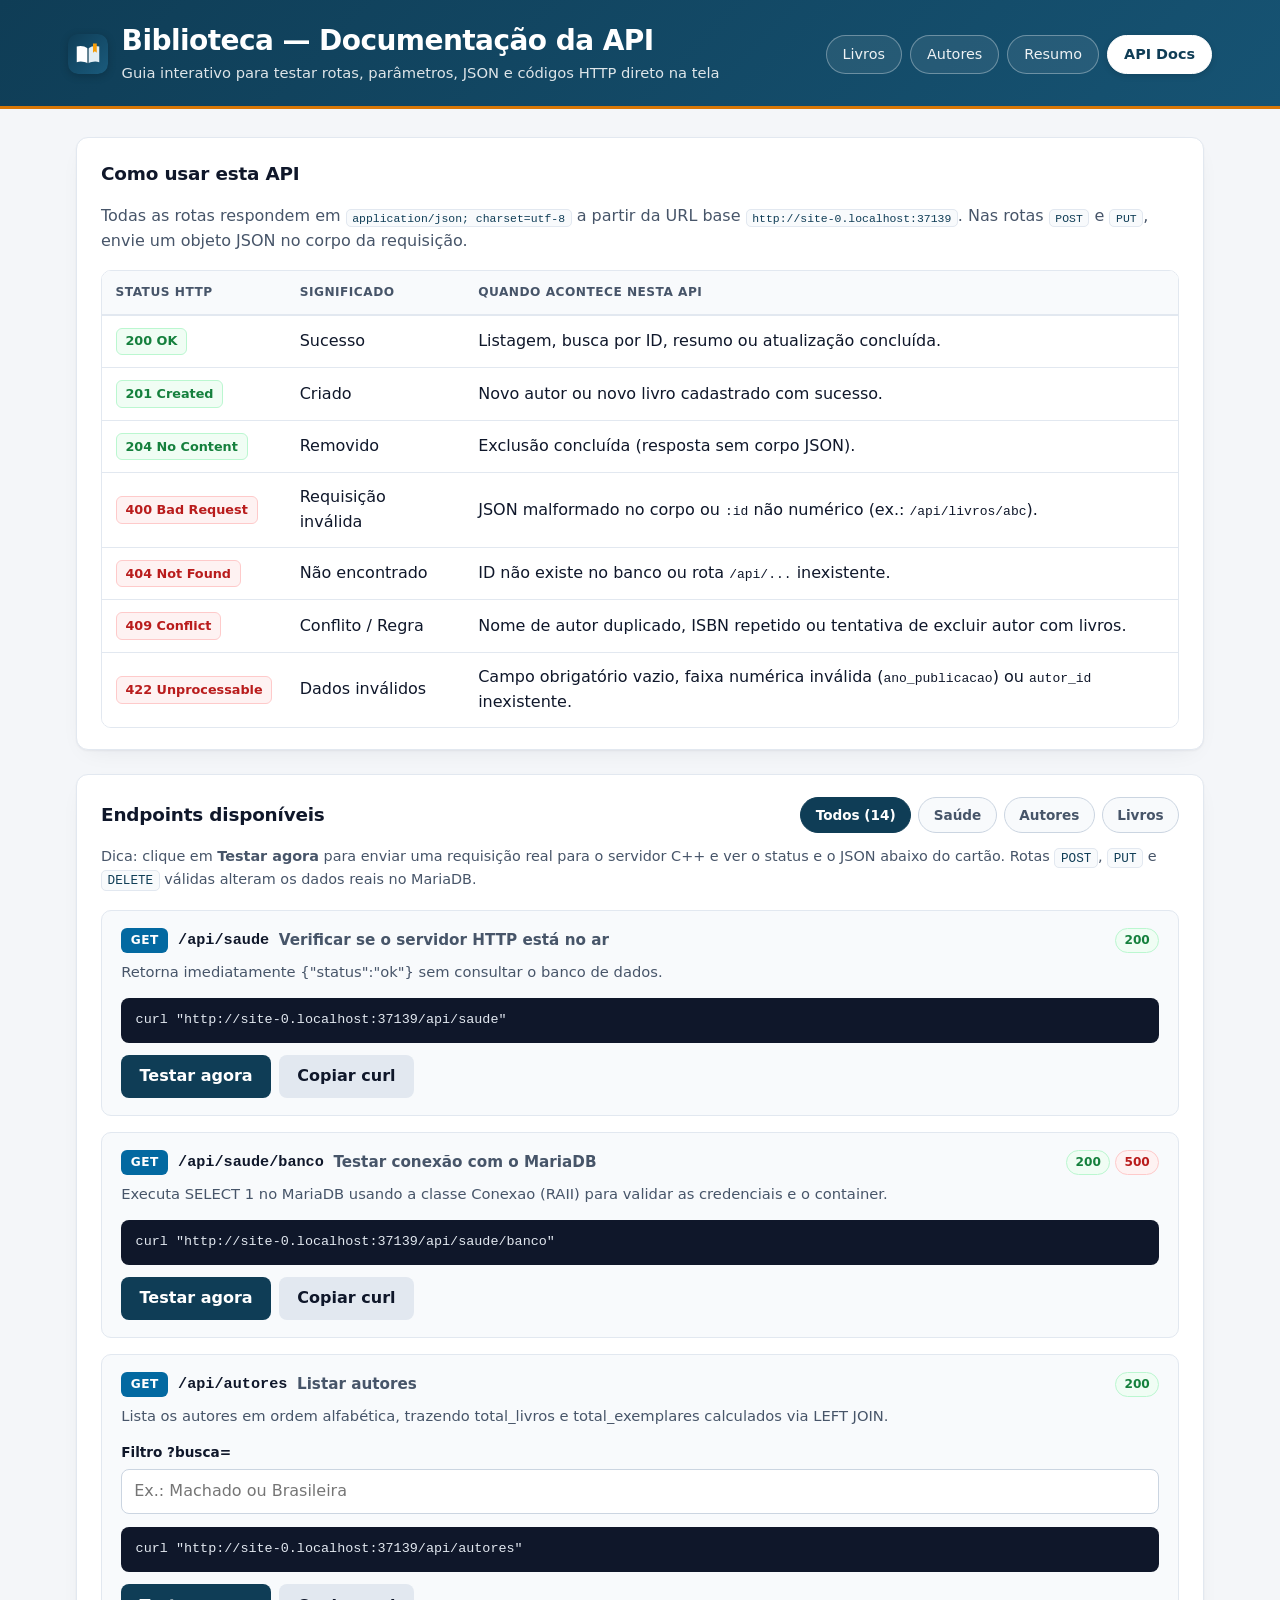
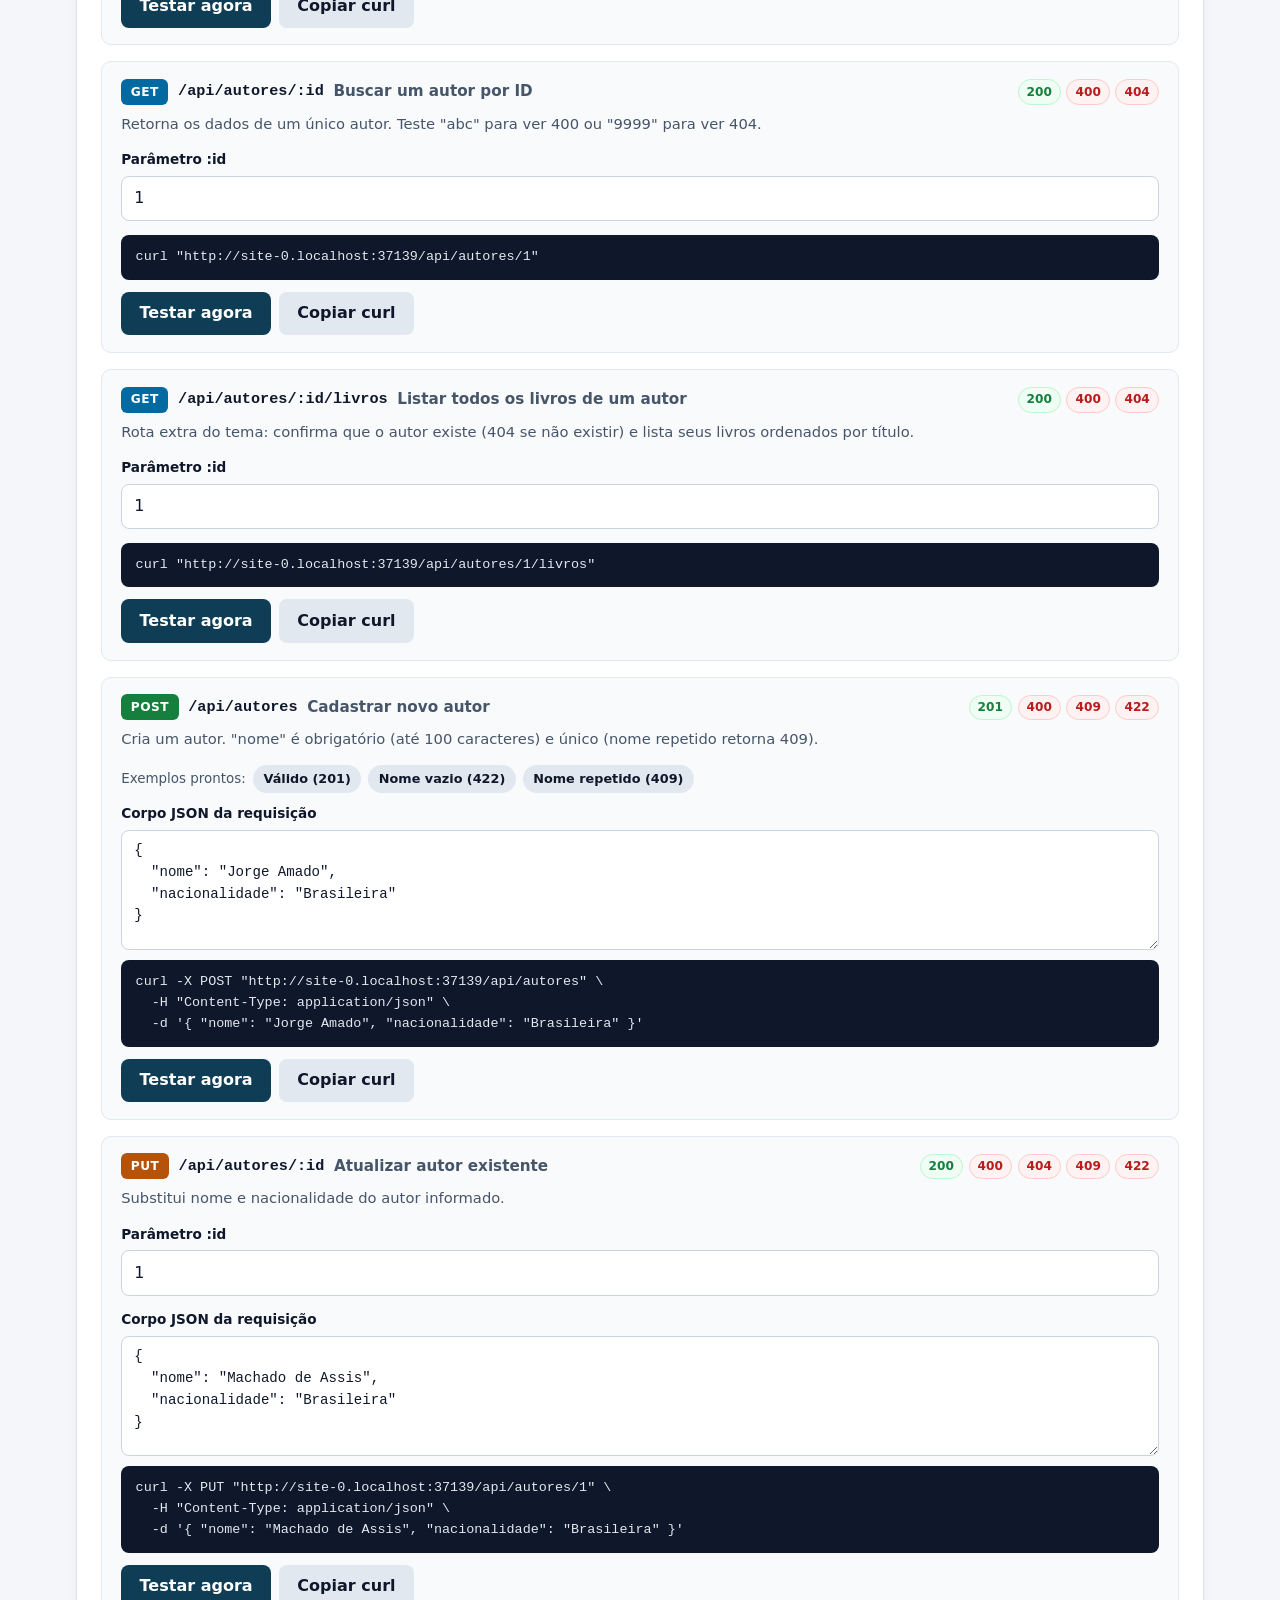
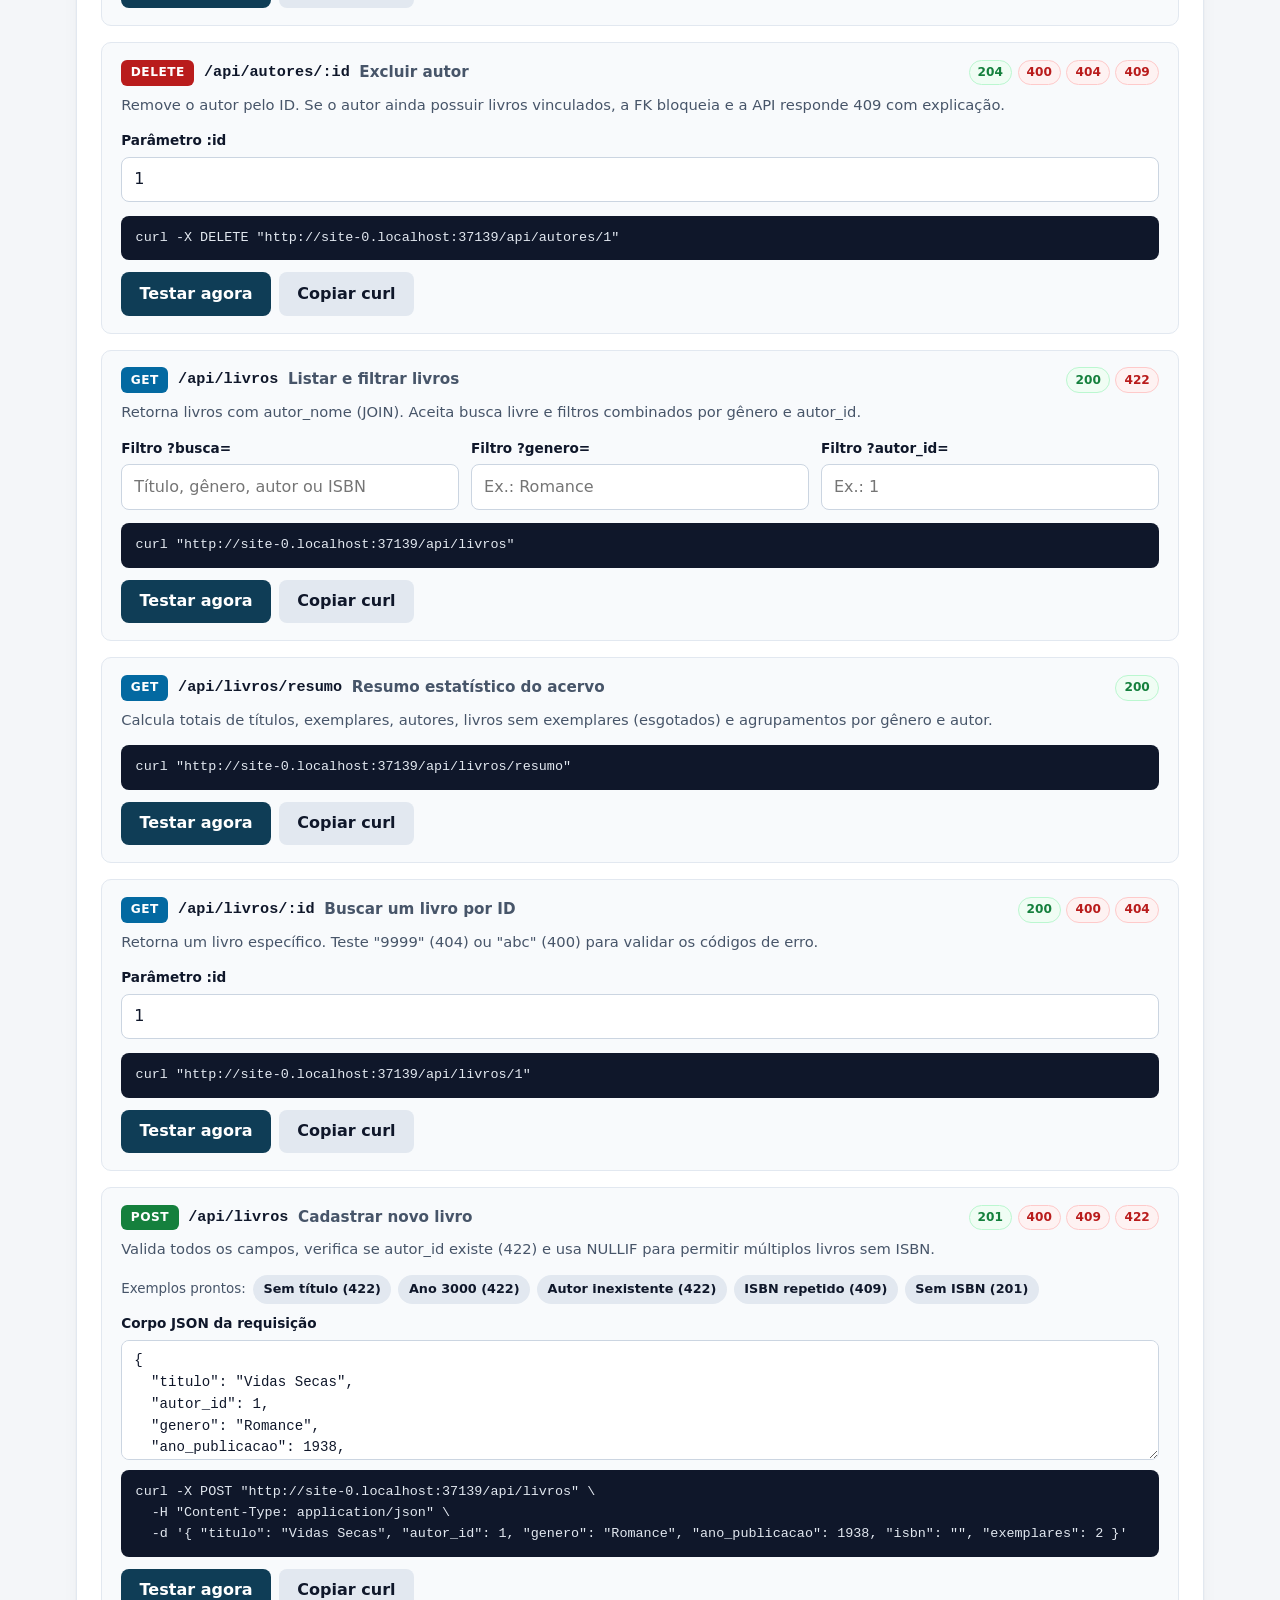
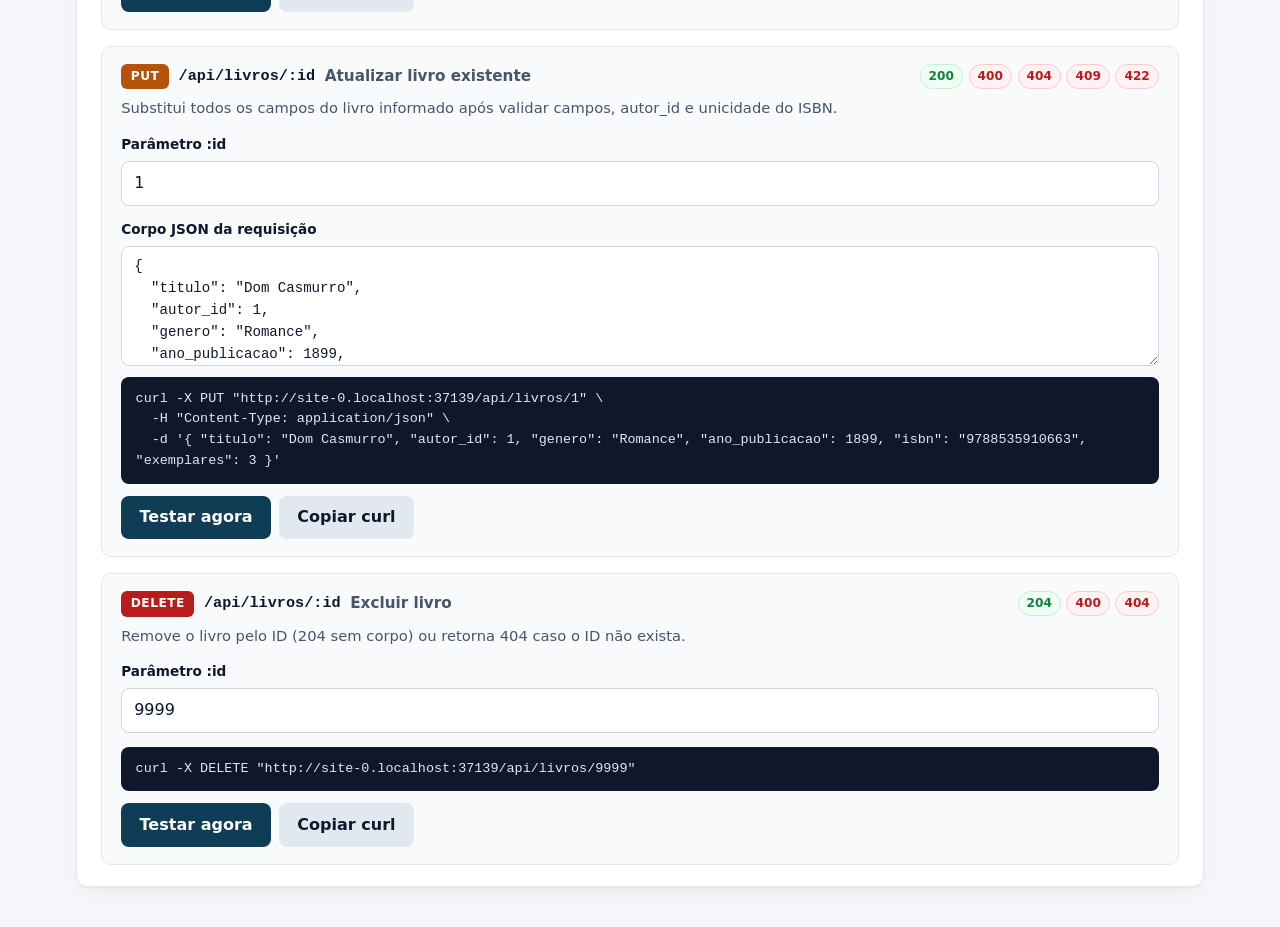
<file: Projeto-Biblioteca-Equipe1/public/api.html>
<!DOCTYPE html>
<html lang="pt-BR">
<head>
  <meta charset="UTF-8">
  <meta name="viewport" content="width=device-width, initial-scale=1">
  <meta name="theme-color" content="#0f3d56">
  <title>API Docs — Biblioteca</title>
  <link rel="icon" type="image/svg+xml" href="favicon.svg">
  <link rel="stylesheet" href="estilo.css?v=4">
</head>
<body>
  <a class="skip-link" href="#conteudo-principal">Ir para o conteúdo principal</a>

  <header class="topo">
    <div class="topo-conteudo">
      <div class="topo-marca">
        <img class="topo-icone" src="favicon.svg" alt="" width="40" height="40">
        <div>
          <h1>Biblioteca — Documentação da API</h1>
          <p class="sub">Guia interativo para testar rotas, parâmetros, JSON e códigos HTTP direto na tela</p>
        </div>
      </div>
      <nav class="menu" aria-label="Telas do sistema">
        <a href="index.html">Livros</a>
        <a href="autores.html">Autores</a>
        <a href="resumo.html">Resumo</a>
        <a href="api.html" aria-current="page">API Docs</a>
      </nav>
    </div>
  </header>

  <main id="conteudo-principal" class="conteudo">
    <section class="cartao">
      <h2>Como usar esta API</h2>
      <p class="api-intro">
        Todas as rotas respondem em <code>application/json; charset=utf-8</code> a partir da URL base
        <code id="url-base">http://localhost:8080</code>. Nas rotas <code>POST</code> e <code>PUT</code>, envie um objeto JSON no corpo da requisição.
      </p>
      <div class="rolagem">
        <table class="tabela-codigos">
          <thead>
            <tr>
              <th>Status HTTP</th>
              <th>Significado</th>
              <th>Quando acontece nesta API</th>
            </tr>
          </thead>
          <tbody>
            <tr><td><span class="badge-status status-ok">200 OK</span></td><td>Sucesso</td><td>Listagem, busca por ID, resumo ou atualização concluída.</td></tr>
            <tr><td><span class="badge-status status-ok">201 Created</span></td><td>Criado</td><td>Novo autor ou novo livro cadastrado com sucesso.</td></tr>
            <tr><td><span class="badge-status status-ok">204 No Content</span></td><td>Removido</td><td>Exclusão concluída (resposta sem corpo JSON).</td></tr>
            <tr><td><span class="badge-status status-erro">400 Bad Request</span></td><td>Requisição inválida</td><td>JSON malformado no corpo ou <code>:id</code> não numérico (ex.: <code>/api/livros/abc</code>).</td></tr>
            <tr><td><span class="badge-status status-erro">404 Not Found</span></td><td>Não encontrado</td><td>ID não existe no banco ou rota <code>/api/...</code> inexistente.</td></tr>
            <tr><td><span class="badge-status status-erro">409 Conflict</span></td><td>Conflito / Regra</td><td>Nome de autor duplicado, ISBN repetido ou tentativa de excluir autor com livros.</td></tr>
            <tr><td><span class="badge-status status-erro">422 Unprocessable</span></td><td>Dados inválidos</td><td>Campo obrigatório vazio, faixa numérica inválida (<code>ano_publicacao</code>) ou <code>autor_id</code> inexistente.</td></tr>
          </tbody>
        </table>
      </div>
    </section>

    <section class="cartao">
      <div class="barra">
        <h2>Endpoints disponíveis</h2>
        <div id="filtros-api" class="filtros-api" role="group" aria-label="Filtrar endpoints por recurso">
          <button type="button" class="filtro-api-btn ativo" data-grupo="todos">Todos (14)</button>
          <button type="button" class="filtro-api-btn" data-grupo="saude">Saúde</button>
          <button type="button" class="filtro-api-btn" data-grupo="autores">Autores</button>
          <button type="button" class="filtro-api-btn" data-grupo="livros">Livros</button>
        </div>
      </div>
      <p class="api-nota">
        Dica: clique em <strong>Testar agora</strong> para enviar uma requisição real para o servidor C++ e ver o status e o JSON abaixo do cartão.
        Rotas <code>POST</code>, <code>PUT</code> e <code>DELETE</code> válidas alteram os dados reais no MariaDB.
      </p>
      <div id="lista-endpoints" class="lista-endpoints"></div>
    </section>
  </main>

  <!-- Documentação interativa da API REST em JavaScript puro -->
  <script src="api.js?v=4"></script>
</body>
</html>
</file>
<file: Projeto-Biblioteca-Equipe1/public/estilo.css>
/* estilo.css - Design System moderno, acessível (WCAG 2.2 AA) e responsivo para o tema Biblioteca. */

:root {
  --cor-principal: #0f3d56;
  --cor-principal-media: #165373;
  --cor-principal-escura: #0a2a3b;
  --cor-acento: #d97706;
  --cor-fundo: #f4f6f9;
  --cor-cartao: #ffffff;
  --cor-superficie-suave: #f8fafc;
  --cor-borda: #e2e8f0;
  --cor-borda-forte: #cbd5e1;
  --cor-texto: #0f172a;
  --cor-texto-suave: #475569;
  --cor-perigo: #b91c1c;
  --cor-perigo-hover: #991b1b;
  --cor-perigo-fundo: #fef2f2;
  --cor-ok: #15803d;
  --cor-ok-fundo: #f0fdf4;
  --sombra-cartao: 0 1px 2px rgba(15, 23, 42, 0.05), 0 8px 24px -12px rgba(15, 23, 42, 0.1);
  --raio: 12px;
  --transicao: 180ms cubic-bezier(0.16, 1, 0.3, 1);
}

* { box-sizing: border-box; }

body {
  margin: 0;
  font-family: system-ui, -apple-system, "Segoe UI", Roboto, Arial, sans-serif;
  background: var(--cor-fundo);
  color: var(--cor-texto);
  line-height: 1.55;
  -webkit-font-smoothing: antialiased;
}

/* Link de acessibilidade para navegação por teclado */
.skip-link {
  position: absolute;
  left: -9999px;
  top: 0.75rem;
  z-index: 100;
  background: #ffffff;
  color: var(--cor-principal);
  padding: 0.6rem 1rem;
  border-radius: 8px;
  font-weight: 600;
  text-decoration: none;
  box-shadow: 0 4px 12px rgba(0, 0, 0, 0.15);
}
.skip-link:focus { left: 1rem; }

/* Cabeçalho editorial */
.topo {
  background: linear-gradient(135deg, var(--cor-principal) 0%, var(--cor-principal-media) 100%);
  color: #ffffff;
  padding: 1.5rem 1rem 1.35rem;
  border-bottom: 3px solid var(--cor-acento);
}

.topo-conteudo {
  max-width: 1160px;
  margin: 0 auto;
  padding: 0 0.5rem;
  display: flex;
  align-items: center;
  justify-content: space-between;
  gap: 1rem 1.5rem;
  flex-wrap: wrap;
}

.topo-marca {
  display: flex;
  align-items: center;
  gap: 0.85rem;
}

.topo-icone {
  width: 2.5rem;
  height: 2.5rem;
  flex-shrink: 0;
  border-radius: 10px;
  box-shadow: 0 2px 8px rgba(0, 0, 0, 0.2);
}

.topo h1 {
  margin: 0;
  font-size: clamp(1.35rem, 2.5vw, 1.75rem);
  font-weight: 700;
  letter-spacing: -0.02em;
  line-height: 1.2;
}

.topo .sub {
  margin: 0.25rem 0 0;
  color: rgba(255, 255, 255, 0.86);
  font-size: 0.92rem;
}

.topo code {
  background: rgba(255, 255, 255, 0.16);
  padding: 0.12rem 0.4rem;
  border-radius: 5px;
  font-size: 0.85em;
}

/* Menu de navegação entre telas (alinhado à direita no cabeçalho) */
.menu {
  display: flex;
  gap: 0.5rem;
  margin-top: 0;
  margin-left: auto;
  flex-wrap: wrap;
  justify-content: flex-end;
}
.menu[hidden] { display: none; }

.menu a {
  color: rgba(255, 255, 255, 0.92);
  text-decoration: none;
  padding: 0.45rem 1rem;
  border-radius: 999px;
  border: 1px solid rgba(255, 255, 255, 0.32);
  background: rgba(255, 255, 255, 0.08);
  font-size: 0.9rem;
  font-weight: 500;
  transition: background-color var(--transicao), color var(--transicao), transform var(--transicao);
}

.menu a:hover {
  background: rgba(255, 255, 255, 0.2);
  border-color: rgba(255, 255, 255, 0.6);
}

.menu a[aria-current="page"] {
  background: #ffffff;
  color: var(--cor-principal);
  border-color: #ffffff;
  font-weight: 700;
  box-shadow: 0 2px 6px rgba(0, 0, 0, 0.14);
}

/* Estrutura principal */
.conteudo {
  max-width: 1160px;
  margin: 1.75rem auto 2.5rem;
  padding: 0 1rem;
}

.cartao {
  background: var(--cor-cartao);
  border: 1px solid var(--cor-borda);
  border-radius: var(--raio);
  padding: 1.35rem 1.5rem;
  margin-bottom: 1.5rem;
  box-shadow: var(--sombra-cartao);
}

.cartao h2 {
  margin: 0 0 1rem;
  font-size: 1.15rem;
  font-weight: 700;
  letter-spacing: -0.01em;
  color: var(--cor-texto);
}

.legenda-alerta {
  display: inline-block;
  margin-left: 0.35rem;
  padding: 0.15rem 0.55rem;
  border-radius: 999px;
  background: var(--cor-perigo-fundo);
  color: var(--cor-perigo);
  font-size: 0.78rem;
  font-weight: 600;
  vertical-align: middle;
}

/* Formulário */
#formulario {
  display: grid;
  grid-template-columns: repeat(auto-fit, minmax(220px, 1fr));
  gap: 1rem;
}

.campo { display: flex; flex-direction: column; gap: 0.35rem; }
.campo.largo { grid-column: 1 / -1; }
.campo label {
  font-size: 0.85rem;
  font-weight: 600;
  color: var(--cor-texto);
}
.campo .obrigatorio { color: var(--cor-perigo); font-weight: 700; }

input, textarea, select, button { font: inherit; }

input, textarea, select {
  padding: 0.58rem 0.75rem;
  border: 1px solid var(--cor-borda-forte);
  border-radius: 8px;
  background: #ffffff;
  color: var(--cor-texto);
  transition: border-color var(--transicao), box-shadow var(--transicao);
}

input:hover, textarea:hover, select:hover {
  border-color: #94a3b8;
}

input:focus, textarea:focus, select:focus {
  outline: none;
  border-color: var(--cor-principal);
  box-shadow: 0 0 0 3px rgba(15, 61, 86, 0.16);
}

button:focus-visible, a:focus-visible {
  outline: 2px solid var(--cor-acento);
  outline-offset: 2px;
}

textarea { min-height: 5.5rem; resize: vertical; }

.acoes {
  grid-column: 1 / -1;
  display: flex;
  gap: 0.65rem;
  flex-wrap: wrap;
  padding-top: 0.25rem;
}

/* Botões com 6 estados claros */
button {
  padding: 0.58rem 1.15rem;
  border: 0;
  border-radius: 8px;
  background: var(--cor-principal);
  color: #ffffff;
  font-weight: 600;
  cursor: pointer;
  transition: background-color var(--transicao), transform var(--transicao), box-shadow var(--transicao);
}

button:hover {
  background: var(--cor-principal-escura);
  box-shadow: 0 2px 6px rgba(15, 61, 86, 0.22);
}

button:active { transform: translateY(1px); }

button.secundario {
  background: #e2e8f0;
  color: var(--cor-texto);
}
button.secundario:hover {
  background: #cbd5e1;
  box-shadow: none;
}

button.perigo { background: var(--cor-perigo); }
button.perigo:hover {
  background: var(--cor-perigo-hover);
  box-shadow: 0 2px 6px rgba(185, 28, 28, 0.24);
}

button:disabled {
  opacity: 0.55;
  cursor: not-allowed;
  transform: none;
  box-shadow: none;
}

/* Barra de busca, filtros e tabela */
.barra {
  display: flex;
  justify-content: space-between;
  align-items: center;
  gap: 1rem;
  flex-wrap: wrap;
  margin-bottom: 0.75rem;
}
.barra-titulo {
  display: flex;
  align-items: center;
  gap: 0.9rem;
  flex-wrap: wrap;
}
.barra h2 { margin-bottom: 0; }

/* Botão moderno de Novo Registro */
.btn-novo {
  display: inline-flex;
  align-items: center;
  gap: 0.45rem;
  padding: 0.55rem 1.05rem;
  border-radius: 999px;
  background: linear-gradient(135deg, var(--cor-principal) 0%, var(--cor-principal-media) 100%);
  color: #ffffff;
  font-size: 0.9rem;
  font-weight: 600;
  box-shadow: 0 4px 12px -2px rgba(15, 61, 86, 0.35);
}
.btn-novo svg {
  width: 1.05rem;
  height: 1.05rem;
  flex-shrink: 0;
}
.btn-novo:hover {
  background: linear-gradient(135deg, var(--cor-principal-escura) 0%, var(--cor-principal) 100%);
  transform: translateY(-1px);
  box-shadow: 0 6px 16px -2px rgba(15, 61, 86, 0.42);
}
.btn-novo:active { transform: translateY(0); }

/* Modal moderno do formulário */
body.modal-aberto { overflow: hidden; }
.modal-fundo {
  position: fixed;
  inset: 0;
  z-index: 50;
  display: flex;
  align-items: center;
  justify-content: center;
  padding: 1rem;
  background: rgba(15, 23, 42, 0.55);
  backdrop-filter: blur(4px);
}
.modal-fundo[hidden] { display: none; }

.modal-cartao {
  width: 100%;
  max-width: 680px;
  max-height: 92vh;
  overflow-y: auto;
  background: var(--cor-cartao);
  border: 1px solid var(--cor-borda);
  border-radius: 14px;
  padding: 1.4rem 1.6rem;
  box-shadow: 0 24px 48px -12px rgba(15, 23, 42, 0.28);
  animation: modalEntrar 200ms cubic-bezier(0.16, 1, 0.3, 1);
}

.modal-cabecalho {
  display: flex;
  align-items: center;
  justify-content: space-between;
  gap: 1rem;
  padding-bottom: 0.85rem;
  margin-bottom: 1.1rem;
  border-bottom: 1px solid var(--cor-borda);
}
.modal-cabecalho h2 {
  margin: 0;
  font-size: 1.2rem;
}

.btn-fechar {
  display: inline-flex;
  align-items: center;
  justify-content: center;
  width: 2.25rem;
  height: 2.25rem;
  padding: 0;
  border-radius: 8px;
  background: var(--cor-superficie-suave);
  color: var(--cor-texto-suave);
  font-size: 1.4rem;
  line-height: 1;
}
.btn-fechar:hover {
  background: #e2e8f0;
  color: var(--cor-texto);
  box-shadow: none;
}

@keyframes modalEntrar {
  from { opacity: 0; transform: translateY(8px) scale(0.98); }
  to { opacity: 1; transform: translateY(0) scale(1); }
}

.busca {
  display: flex;
  gap: 0.5rem;
  flex-wrap: wrap;
  align-items: center;
}
.busca input { min-width: 15rem; }
.busca select { max-width: 14rem; }

.rolagem {
  overflow-x: auto;
  border: 1px solid var(--cor-borda);
  border-radius: 10px;
  margin-top: 0.75rem;
}

table {
  width: 100%;
  border-collapse: collapse;
  background: #ffffff;
}

th, td {
  text-align: left;
  padding: 0.75rem 0.85rem;
  border-bottom: 1px solid var(--cor-borda);
  vertical-align: middle;
}

th {
  background: var(--cor-superficie-suave);
  font-size: 0.76rem;
  font-weight: 700;
  text-transform: uppercase;
  letter-spacing: 0.04em;
  color: var(--cor-texto-suave);
  border-bottom: 2px solid var(--cor-borda);
}

tbody tr { transition: background-color var(--transicao); }
tbody tr:hover td { background: #f8fafc; }
tbody tr:last-child td { border-bottom: 0; }

td.num {
  text-align: right;
  font-variant-numeric: tabular-nums;
  font-weight: 600;
}

td.acoes-linha { white-space: nowrap; }
td.acoes-linha button {
  padding: 0.38rem 0.78rem;
  font-size: 0.84rem;
  margin-right: 0.35rem;
}
td.acoes-linha button:last-child { margin-right: 0; }

/* Destaque de linhas (ex.: livros com exemplares = 0) */
tr.linha-alerta td {
  background: var(--cor-perigo-fundo);
  color: #7f1d1d;
}
tr.linha-alerta:hover td { background: #fee2e2; }
tr.linha-alerta td:first-child { box-shadow: inset 4px 0 0 var(--cor-perigo); }

tr.linha-apagada td {
  color: var(--cor-texto-suave);
  background: var(--cor-superficie-suave);
}

.vazio {
  color: var(--cor-texto-suave);
  text-align: center;
  padding: 1.5rem 1rem 0.5rem;
  margin: 0;
  font-size: 0.95rem;
}

/* Mensagens de feedback */
.aviso {
  padding: 0.85rem 1.1rem;
  border-radius: 10px;
  margin: 0 0 1.25rem;
  border: 1px solid var(--cor-borda);
  border-left-width: 4px;
  background: #ffffff;
  font-weight: 500;
  white-space: pre-line;
  box-shadow: var(--sombra-cartao);
}
.aviso.ok {
  border-color: #bbf7d0;
  border-left-color: var(--cor-ok);
  background: var(--cor-ok-fundo);
  color: #14532d;
}
.aviso.erro {
  border-color: #fecaca;
  border-left-color: var(--cor-perigo);
  background: var(--cor-perigo-fundo);
  color: #7f1d1d;
}

/* Painel de resumo (resumo.html) */
.indicadores {
  display: grid;
  grid-template-columns: repeat(auto-fit, minmax(11rem, 1fr));
  gap: 1rem;
}

.indicador {
  border: 1px solid var(--cor-borda);
  border-top: 3px solid var(--cor-principal);
  border-radius: 10px;
  padding: 1rem 1.15rem;
  background: var(--cor-superficie-suave);
  transition: transform var(--transicao), box-shadow var(--transicao);
}
.indicador:hover {
  transform: translateY(-2px);
  box-shadow: 0 6px 16px -8px rgba(15, 23, 42, 0.16);
}
.indicador .valor {
  display: block;
  font-size: 2rem;
  font-weight: 800;
  font-variant-numeric: tabular-nums;
  line-height: 1.15;
  color: var(--cor-principal);
}
.indicador .rotulo {
  display: block;
  margin-top: 0.25rem;
  font-size: 0.85rem;
  font-weight: 500;
  color: var(--cor-texto-suave);
}
.indicador.alerta {
  border-color: #fecaca;
  border-top-color: var(--cor-perigo);
  background: var(--cor-perigo-fundo);
}
.indicador.alerta .valor { color: var(--cor-perigo); }

.grupo-resumo { margin-bottom: 1.05rem; }
.grupo-resumo:last-child { margin-bottom: 0; }
.grupo-titulo {
  display: flex;
  justify-content: space-between;
  gap: 1rem;
  margin-bottom: 0.35rem;
  font-size: 0.94rem;
}
.grupo-titulo span {
  color: var(--cor-texto-suave);
  font-variant-numeric: tabular-nums;
}
.progresso {
  height: 0.72rem;
  background: #e2e8f0;
  border-radius: 999px;
  overflow: hidden;
}
.progresso-preenchido {
  height: 100%;
  background: linear-gradient(90deg, var(--cor-principal) 0%, var(--cor-principal-media) 100%);
  border-radius: 999px;
  transition: width 350ms cubic-bezier(0.16, 1, 0.3, 1);
}

/* Responsividade e alvos de toque em telas pequenas */
@media (max-width: 640px) {
  .topo { padding: 1.15rem 0.75rem; }
  .menu { width: 100%; margin-left: 0; justify-content: flex-start; }
  .cartao { padding: 1rem; }
  .busca { width: 100%; }
  .busca input, .busca select { flex: 1 1 100%; min-width: 0; max-width: none; min-height: 44px; }
  .busca button, .acoes button, .menu a { min-height: 44px; display: inline-flex; align-items: center; justify-content: center; }
}

/* Respeito à preferência de redução de movimento */
@media (prefers-reduced-motion: reduce) {
  *, ::before, ::after {
    animation-duration: 0.01ms !important;
    transition-duration: 0.01ms !important;
  }
}

/* Página interativa de documentação da API (api.html) */
.api-intro { margin: 0 0 1rem; color: var(--cor-texto-suave); }
.api-intro code, .api-nota code {
  background: var(--cor-superficie-suave);
  border: 1px solid var(--cor-borda);
  padding: 0.1rem 0.35rem;
  border-radius: 5px;
  font-size: 0.88em;
  color: var(--cor-principal);
}
.api-nota {
  margin: 0.5rem 0 1.2rem;
  font-size: 0.9rem;
  color: var(--cor-texto-suave);
}

.filtros-api { display: flex; gap: 0.45rem; flex-wrap: wrap; }
.filtro-api-btn {
  padding: 0.42rem 0.9rem;
  border-radius: 999px;
  background: var(--cor-superficie-suave);
  color: var(--cor-texto-suave);
  border: 1px solid var(--cor-borda-forte);
  font-size: 0.85rem;
}
.filtro-api-btn:hover { background: #e2e8f0; color: var(--cor-texto); box-shadow: none; }
.filtro-api-btn.ativo {
  background: var(--cor-principal);
  color: #ffffff;
  border-color: var(--cor-principal);
}

.lista-endpoints { display: flex; flex-direction: column; gap: 1rem; }

.endpoint {
  border: 1px solid var(--cor-borda);
  border-radius: 10px;
  padding: 1.05rem 1.2rem;
  background: var(--cor-superficie-suave);
}
.endpoint[hidden] { display: none; }

.endpoint-topo {
  display: flex;
  justify-content: space-between;
  align-items: center;
  gap: 0.75rem;
  flex-wrap: wrap;
}
.endpoint-rota {
  display: flex;
  align-items: center;
  gap: 0.6rem;
  flex-wrap: wrap;
}
.endpoint-caminho {
  font-family: ui-monospace, SFMono-Regular, Menlo, Consolas, monospace;
  font-size: 0.95rem;
  font-weight: 700;
  color: var(--cor-texto);
}
.endpoint-titulo { font-size: 0.95rem; color: var(--cor-texto-suave); font-weight: 600; }
.endpoint-desc { margin: 0.5rem 0 0.85rem; font-size: 0.92rem; color: var(--cor-texto-suave); }

.metodo-badge {
  display: inline-block;
  padding: 0.22rem 0.6rem;
  border-radius: 6px;
  font-size: 0.76rem;
  font-weight: 800;
  letter-spacing: 0.04em;
  color: #ffffff;
}
.metodo-get { background: #0369a1; }
.metodo-post { background: #15803d; }
.metodo-put { background: #b45309; }
.metodo-delete { background: #b91c1c; }

.endpoint-status { display: flex; gap: 0.35rem; flex-wrap: wrap; }
.status-pill {
  padding: 0.15rem 0.5rem;
  border-radius: 999px;
  font-size: 0.76rem;
  font-weight: 700;
}
.status-pill.ok { background: var(--cor-ok-fundo); color: var(--cor-ok); border: 1px solid #bbf7d0; }
.status-pill.erro { background: var(--cor-perigo-fundo); color: var(--cor-perigo); border: 1px solid #fecaca; }

.badge-status {
  display: inline-block;
  padding: 0.18rem 0.55rem;
  border-radius: 6px;
  font-size: 0.8rem;
  font-weight: 700;
  white-space: nowrap;
}
.badge-status.status-ok { background: var(--cor-ok-fundo); color: var(--cor-ok); border: 1px solid #bbf7d0; }
.badge-status.status-erro { background: var(--cor-perigo-fundo); color: var(--cor-perigo); border: 1px solid #fecaca; }

.endpoint-params {
  display: grid;
  grid-template-columns: repeat(auto-fit, minmax(180px, 1fr));
  gap: 0.75rem;
  margin-bottom: 0.85rem;
}

.atalhos-json {
  display: flex;
  align-items: center;
  gap: 0.45rem;
  flex-wrap: wrap;
  margin-bottom: 0.6rem;
  font-size: 0.84rem;
  color: var(--cor-texto-suave);
}
.btn-atalho { padding: 0.28rem 0.65rem; font-size: 0.8rem; border-radius: 999px; }

.json-editor {
  font-family: ui-monospace, SFMono-Regular, Menlo, Consolas, monospace;
  font-size: 0.88rem;
  min-height: 7.5rem;
}

.codigo-bloco {
  margin: 0.65rem 0 0;
  padding: 0.75rem 0.9rem;
  border-radius: 8px;
  background: #0f172a;
  color: #e2e8f0;
  font-family: ui-monospace, SFMono-Regular, Menlo, Consolas, monospace;
  font-size: 0.84rem;
  overflow-x: auto;
  white-space: pre-wrap;
  word-break: break-word;
}

.endpoint-acoes { display: flex; gap: 0.5rem; flex-wrap: wrap; margin-top: 0.75rem; }

.resposta-box {
  margin-top: 0.85rem;
  padding: 0.8rem;
  border-radius: 8px;
  background: #ffffff;
  border: 1px solid var(--cor-borda);
}
.resposta-cab {
  display: flex;
  align-items: center;
  gap: 0.65rem;
  flex-wrap: wrap;
}
.resposta-cab code { font-size: 0.85rem; color: var(--cor-texto-suave); }
.resposta-json { max-height: 280px; overflow-y: auto; }
</file>
